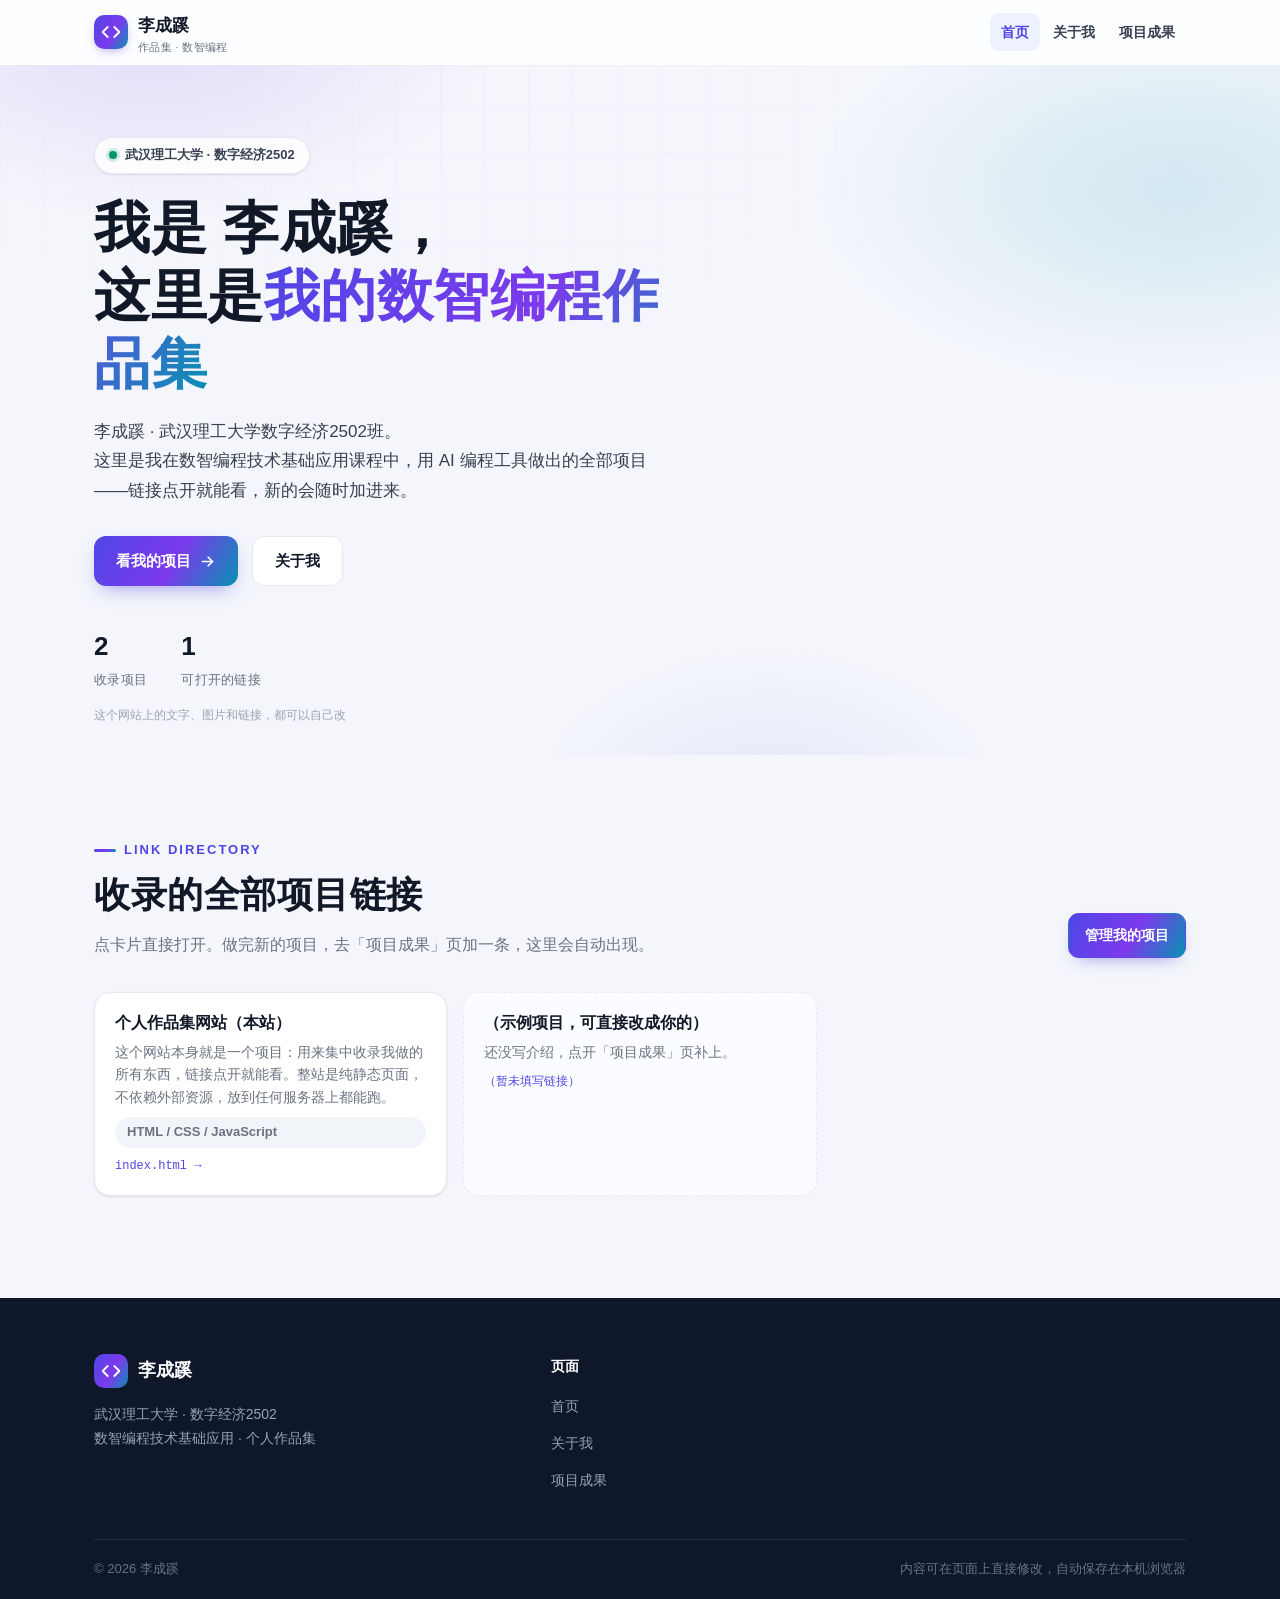
<file: index.html>
<!DOCTYPE html>
<html lang="zh-CN">
<head>
<meta charset="UTF-8">
<meta name="viewport" content="width=device-width, initial-scale=1">
<title>李成蹊 · 作品集</title>
<meta name="description" content="李成蹊的个人作品集：收录所有项目成果与链接。武汉理工大学 数字经济2502。">
<link rel="icon" href="favicon.svg" type="image/svg+xml">
<meta http-equiv="Cache-Control" content="no-cache, no-store, must-revalidate">
<meta http-equiv="Pragma" content="no-cache">
<meta http-equiv="Expires" content="0">
<link rel="stylesheet" href="style.css?v=4">
</head>
<body>

<header class="site-header">
  <div class="container nav-wrap">
    <a class="brand" href="index.html">
      <span class="brand-mark"><svg viewBox="0 0 24 24" fill="none" stroke="currentColor" stroke-width="2.2" stroke-linecap="round" stroke-linejoin="round"><path d="m8 6-6 6 6 6"/><path d="m16 6 6 6-6 6"/></svg></span>
      <span>李成蹊<small>作品集 · 数智编程</small></span>
    </a>
    <button class="nav-toggle" aria-label="打开菜单" aria-expanded="false" aria-controls="main-nav">
      <svg viewBox="0 0 24 24" fill="none" stroke="currentColor" stroke-width="2.2" stroke-linecap="round"><path d="M3 6h18M3 12h18M3 18h18"/></svg>
    </button>
    <nav class="main-nav" id="main-nav" aria-label="主导航">
      <a href="index.html" aria-current="page">首页</a>
      <a href="about.html">关于我</a>
      <a href="projects.html">项目成果</a>
    </nav>
  </div>
</header>

<main>

  <section class="hero">
    <div class="container">
      <div>
        <span class="hero-eyebrow"><span class="dot"></span>武汉理工大学 · 数字经济2502</span>
        <h1>我是 <span data-out="profile.name">李成蹊</span>，<br>这里是<span class="grad-text">我的数智编程作品集</span></h1>
        <p class="hero-sub" data-intro-out>李成蹊 · 武汉理工大学数字经济2502班。这里收录我在数智编程技术基础应用课程中，用 AI 编程工具做出的全部项目——链接点开就能看，新的会随时加进来。</p>
        <div class="hero-cta">
          <a class="btn btn-primary" href="projects.html">
            看我的项目
            <svg viewBox="0 0 24 24" fill="none" stroke="currentColor" stroke-width="2.4" stroke-linecap="round" stroke-linejoin="round"><path d="M5 12h14"/><path d="m13 6 6 6-6 6"/></svg>
          </a>
          <a class="btn btn-ghost" href="about.html">关于我</a>
        </div>
        <div class="hero-stats">
          <div><div class="num" data-count="projects">0</div><div class="lbl">收录项目</div></div>
          <div><div class="num" data-count="links">0</div><div class="lbl">可打开的链接</div></div>
        </div>
        <p class="hint" style="margin-top:14px">这个网站上的文字、图片和链接，都可以自己改</p>
      </div>
    </div>
  </section>

  <section class="sec">
    <div class="container">
      <div class="row">
        <div>
          <span class="kicker">Link Directory</span>
          <h2 class="sec-title">收录的全部项目链接</h2>
          <p class="sec-desc">点卡片直接打开。做完新的项目，去「项目成果」页加一条，这里会自动出现。</p>
        </div>
        <a class="tb-btn solid" href="projects.html">管理我的项目</a>
      </div>
      <div class="link-grid" data-links></div>
    </div>
  </section>

</main>

<footer class="site-footer">
  <div class="container">
    <div class="footer-grid">
      <div>
        <div class="footer-brand">
          <span class="brand-mark"><svg viewBox="0 0 24 24" fill="none" stroke="currentColor" stroke-width="2.2" stroke-linecap="round" stroke-linejoin="round"><path d="m8 6-6 6 6 6"/><path d="m16 6 6 6-6 6"/></svg></span>
          <span data-out="profile.name">李成蹊</span>
        </div>
        <p class="footer-about"><span data-out="profile.school">武汉理工大学</span> · <span data-out="profile.className">数字经济2502</span><br>数智编程技术基础应用 · 个人作品集</p>
      </div>
      <div class="footer-col">
        <h4>页面</h4>
        <ul>
          <li><a href="index.html">首页</a></li>
          <li><a href="about.html">关于我</a></li>
          <li><a href="projects.html">项目成果</a></li>
        </ul>
      </div>
    </div>
    <div class="footer-bottom">
      <span>© <span data-year></span> <span data-out="profile.name">李成蹊</span></span>
      <span>内容可在页面上直接修改，自动保存在本机浏览器</span>
    </div>
  </div>
</footer>

<script src="store.js?v=4" defer></script>
<script src="main.js?v=4" defer></script>
</body>
</html>
</file>
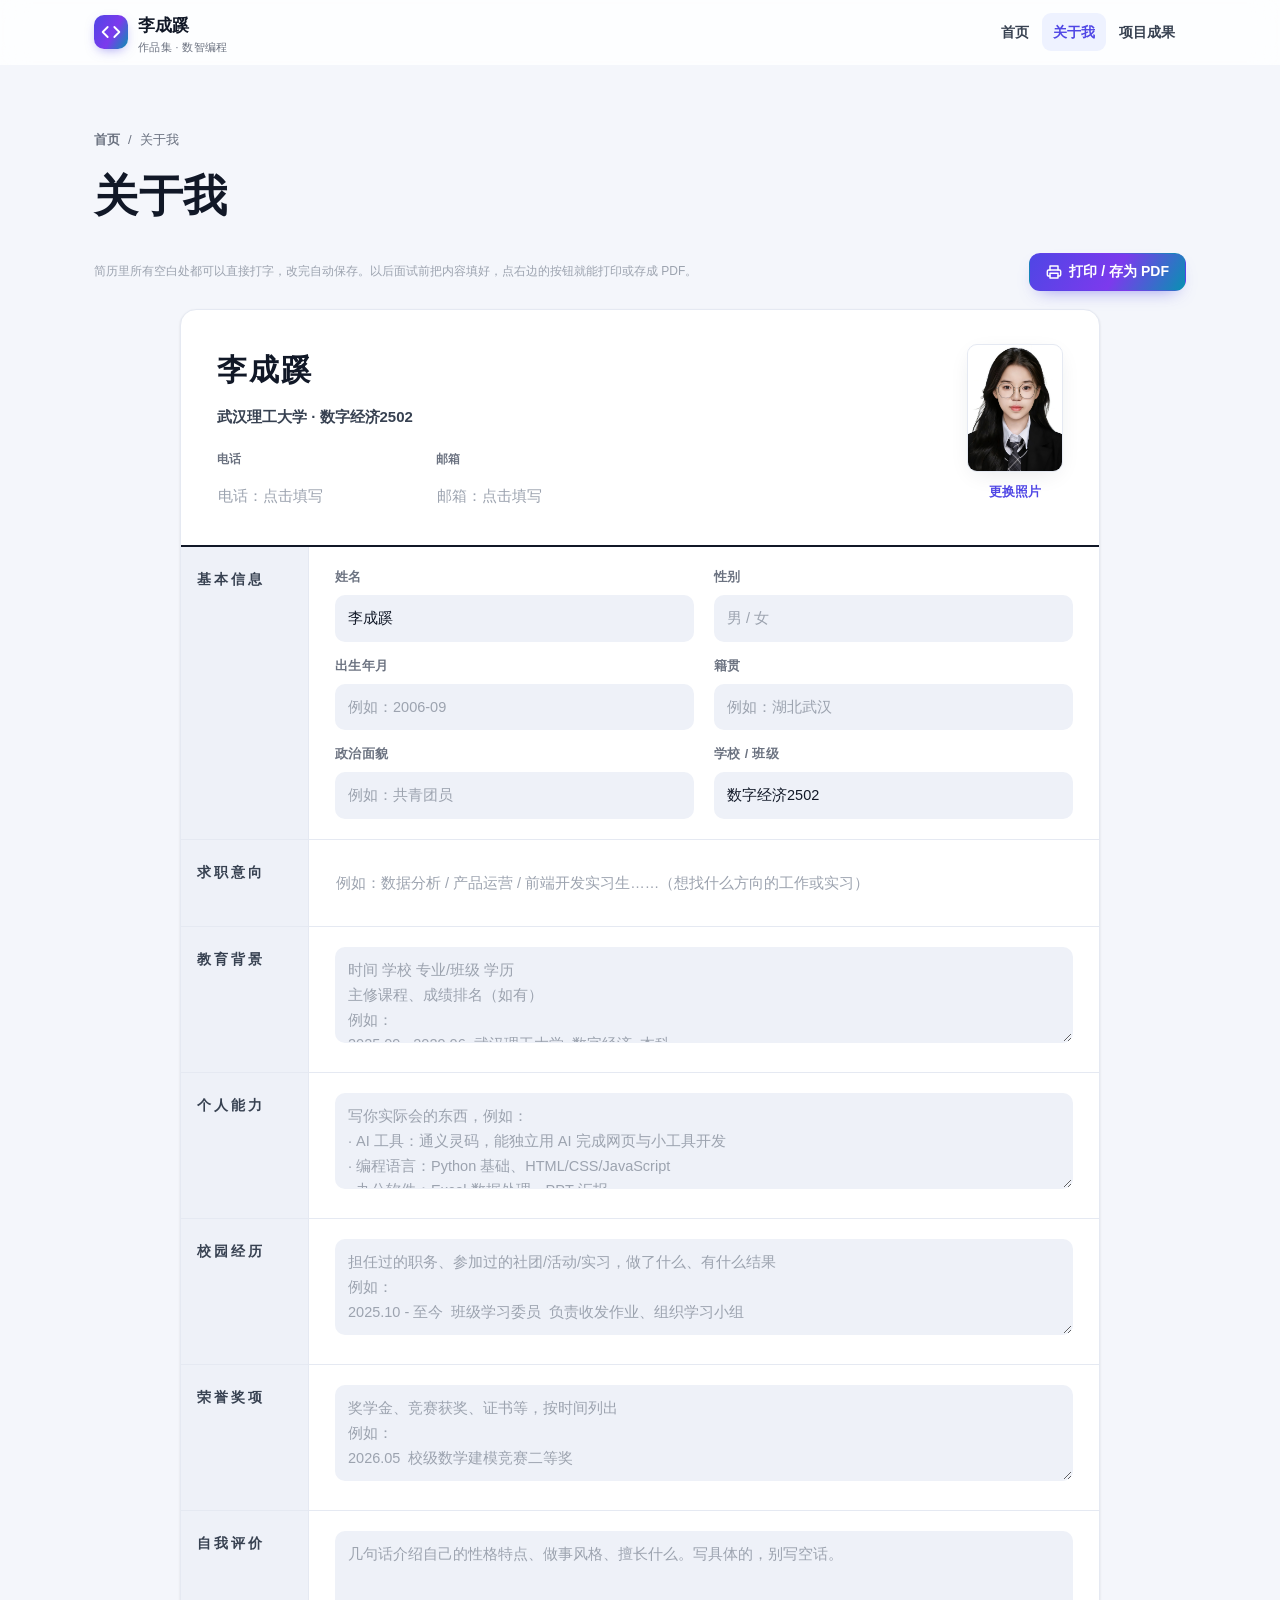
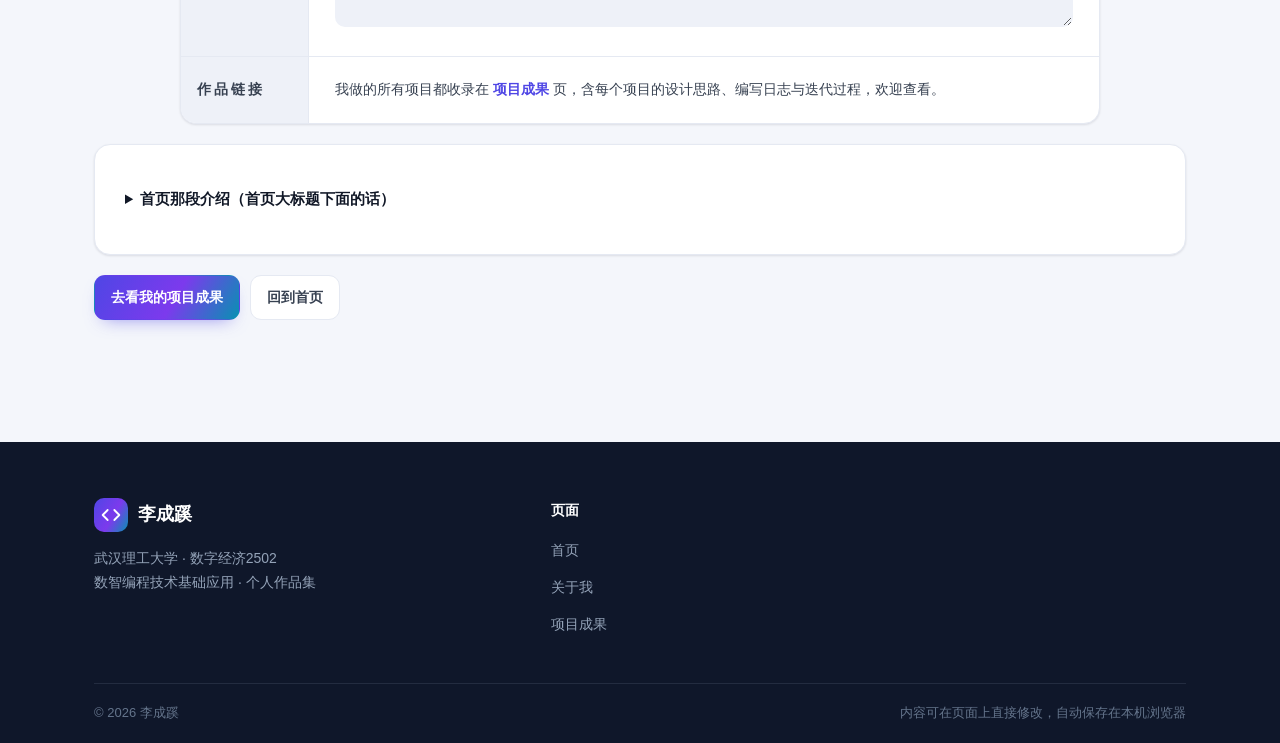
<file: about.html>
<!DOCTYPE html>
<html lang="zh-CN">
<head>
<meta charset="UTF-8">
<meta name="viewport" content="width=device-width, initial-scale=1">
<title>关于我 · 李成蹊</title>
<meta name="description" content="李成蹊的个人简历：武汉理工大学 数字经济2502。">
<link rel="icon" href="favicon.svg" type="image/svg+xml">
<meta http-equiv="Cache-Control" content="no-cache, no-store, must-revalidate">
<meta http-equiv="Pragma" content="no-cache">
<meta http-equiv="Expires" content="0">
<link rel="stylesheet" href="style.css?v=4">
</head>
<body>

<header class="site-header">
  <div class="container nav-wrap">
    <a class="brand" href="index.html">
      <span class="brand-mark"><svg viewBox="0 0 24 24" fill="none" stroke="currentColor" stroke-width="2.2" stroke-linecap="round" stroke-linejoin="round"><path d="m8 6-6 6 6 6"/><path d="m16 6 6 6-6 6"/></svg></span>
      <span>李成蹊<small>作品集 · 数智编程</small></span>
    </a>
    <button class="nav-toggle" aria-label="打开菜单" aria-expanded="false" aria-controls="main-nav">
      <svg viewBox="0 0 24 24" fill="none" stroke="currentColor" stroke-width="2.2" stroke-linecap="round"><path d="M3 6h18M3 12h18M3 18h18"/></svg>
    </button>
    <nav class="main-nav" id="main-nav" aria-label="主导航">
      <a href="index.html">首页</a>
      <a href="about.html" aria-current="page">关于我</a>
      <a href="projects.html">项目成果</a>
    </nav>
  </div>
</header>

<main>

  <section class="page-hero">
    <div class="container">
      <div class="crumb"><a href="index.html">首页</a> / <span>关于我</span></div>
      <h1 class="page-title">关于我</h1>
    </div>
  </section>

  <section style="padding-bottom:26px">
    <div class="container">
      <div class="toolbar no-print" style="justify-content:space-between;margin-bottom:18px">
        <span class="hint">简历里所有空白处都可以直接打字，改完自动保存。以后面试前把内容填好，点右边的按钮就能打印或存成 PDF。</span>
        <button type="button" class="tb-btn solid" data-act="print">
          <svg viewBox="0 0 24 24" fill="none" stroke="currentColor" stroke-width="2.2" stroke-linecap="round" stroke-linejoin="round"><path d="M6 9V3h12v6"/><path d="M6 18H4a2 2 0 0 1-2-2v-5a2 2 0 0 1 2-2h16a2 2 0 0 1 2 2v5a2 2 0 0 1-2 2h-2"/><path d="M6 14h12v7H6z"/></svg>
          打印 / 存为 PDF
        </button>
      </div>

      <div class="panel resume-doc">

        <!-- 简历头部：姓名信息 + 证件照 -->
        <div class="resume-head">
          <div class="rh-left">
            <h2 class="rh-name"><span data-out="profile.name">李成蹊</span></h2>
            <p class="rh-line"><span data-out="profile.school">武汉理工大学</span> · <span data-out="profile.className">数字经济2502</span></p>
            <div class="rh-contact">
              <div class="field"><label class="no-print">电话</label><input class="inp plain" data-bind="resume.phone" placeholder="电话：点击填写"></div>
              <div class="field"><label class="no-print">邮箱</label><input class="inp plain" data-bind="resume.email" placeholder="邮箱：点击填写"></div>
            </div>
          </div>
          <div class="rh-photo">
            <div class="photo-frame resume-photo"><img data-photo src="avatar.jpg" alt="李成蹊的证件照"></div>
            <button type="button" class="photo-change no-print" data-act="avatar">更换照片</button>
          </div>
        </div>

        <!-- 简历正文：左侧栏目名 + 右侧内容，表格形式 -->
        <div class="rtable">

          <div class="rsec">
            <div class="rsec-label">基本信息</div>
            <div class="rsec-body">
              <div class="rinfo-grid">
                <div class="field"><label>姓名</label><input class="inp" data-bind="profile.name" placeholder="姓名"></div>
                <div class="field"><label>性别</label><input class="inp" data-bind="resume.gender" placeholder="男 / 女"></div>
                <div class="field"><label>出生年月</label><input class="inp" data-bind="resume.birth" placeholder="例如：2006-09"></div>
                <div class="field"><label>籍贯</label><input class="inp" data-bind="resume.native" placeholder="例如：湖北武汉"></div>
                <div class="field"><label>政治面貌</label><input class="inp" data-bind="resume.polity" placeholder="例如：共青团员"></div>
                <div class="field"><label>学校 / 班级</label><input class="inp" data-bind="profile.className" placeholder="武汉理工大学 · 数字经济2502"></div>
              </div>
            </div>
          </div>

          <div class="rsec">
            <div class="rsec-label">求职意向</div>
            <div class="rsec-body">
              <input class="inp plain" data-bind="resume.intent" placeholder="例如：数据分析 / 产品运营 / 前端开发实习生……（想找什么方向的工作或实习）">
            </div>
          </div>

          <div class="rsec">
            <div class="rsec-label">教育背景</div>
            <div class="rsec-body">
              <textarea class="ta" data-bind="resume.edu" placeholder="时间 学校 专业/班级 学历&#10;主修课程、成绩排名（如有）&#10;例如：&#10;2025.09 - 2029.06  武汉理工大学  数字经济  本科&#10;主修：统计学、数据分析、程序设计、数字经济学……"></textarea>
            </div>
          </div>

          <div class="rsec">
            <div class="rsec-label">个人能力</div>
            <div class="rsec-body">
              <textarea class="ta" data-bind="resume.skills" placeholder="写你实际会的东西，例如：&#10;· AI 工具：通义灵码，能独立用 AI 完成网页与小工具开发&#10;· 编程语言：Python 基础、HTML/CSS/JavaScript&#10;· 办公软件：Excel 数据处理、PPT 汇报&#10;· 语言：英语四/六级"></textarea>
            </div>
          </div>

          <div class="rsec">
            <div class="rsec-label">校园经历</div>
            <div class="rsec-body">
              <textarea class="ta" data-bind="resume.campus" placeholder="担任过的职务、参加过的社团/活动/实习，做了什么、有什么结果&#10;例如：&#10;2025.10 - 至今  班级学习委员  负责收发作业、组织学习小组"></textarea>
            </div>
          </div>

          <div class="rsec">
            <div class="rsec-label">荣誉奖项</div>
            <div class="rsec-body">
              <textarea class="ta" data-bind="resume.awards" placeholder="奖学金、竞赛获奖、证书等，按时间列出&#10;例如：&#10;2026.05  校级数学建模竞赛二等奖"></textarea>
            </div>
          </div>

          <div class="rsec">
            <div class="rsec-label">自我评价</div>
            <div class="rsec-body">
              <textarea class="ta" data-bind="resume.selfEval" placeholder="几句话介绍自己的性格特点、做事风格、擅长什么。写具体的，别写空话。"></textarea>
            </div>
          </div>

          <div class="rsec">
            <div class="rsec-label">作品链接</div>
            <div class="rsec-body">
              <p class="rsec-note">我做的所有项目都收录在 <a href="projects.html">项目成果</a> 页，含每个项目的设计思路、编写日志与迭代过程，欢迎查看。</p>
            </div>
          </div>

        </div>
      </div>

      <details class="panel intro-edit no-print" style="margin-top:20px">
        <summary>首页那段介绍（首页大标题下面的话）</summary>
        <div style="padding:6px 4px 10px">
          <textarea class="ta" style="min-height:110px" data-bind="profile.intro" placeholder="写在首页大标题下面的话"></textarea>
          <p class="hint" style="margin-top:8px">在这里改，首页会同步更新，改完自动保存。</p>
        </div>
      </details>

      <div class="toolbar no-print" style="margin-top:20px">
        <a class="tb-btn solid" href="projects.html">去看我的项目成果</a>
        <a class="tb-btn" href="index.html">回到首页</a>
      </div>
    </div>
  </section>

</main>

<footer class="site-footer">
  <div class="container">
    <div class="footer-grid">
      <div>
        <div class="footer-brand">
          <span class="brand-mark"><svg viewBox="0 0 24 24" fill="none" stroke="currentColor" stroke-width="2.2" stroke-linecap="round" stroke-linejoin="round"><path d="m8 6-6 6 6 6"/><path d="m16 6 6 6-6 6"/></svg></span>
          <span data-out="profile.name">李成蹊</span>
        </div>
        <p class="footer-about"><span data-out="profile.school">武汉理工大学</span> · <span data-out="profile.className">数字经济2502</span><br>数智编程技术基础应用 · 个人作品集</p>
      </div>
      <div class="footer-col">
        <h4>页面</h4>
        <ul>
          <li><a href="index.html">首页</a></li>
          <li><a href="about.html">关于我</a></li>
          <li><a href="projects.html">项目成果</a></li>
        </ul>
      </div>
    </div>
    <div class="footer-bottom">
      <span>© <span data-year></span> <span data-out="profile.name">李成蹊</span></span>
      <span>内容可在页面上直接修改，自动保存在本机浏览器</span>
    </div>
  </div>
</footer>

<script src="store.js?v=4" defer></script>
<script src="main.js?v=4" defer></script>
</body>
</html>
</file>
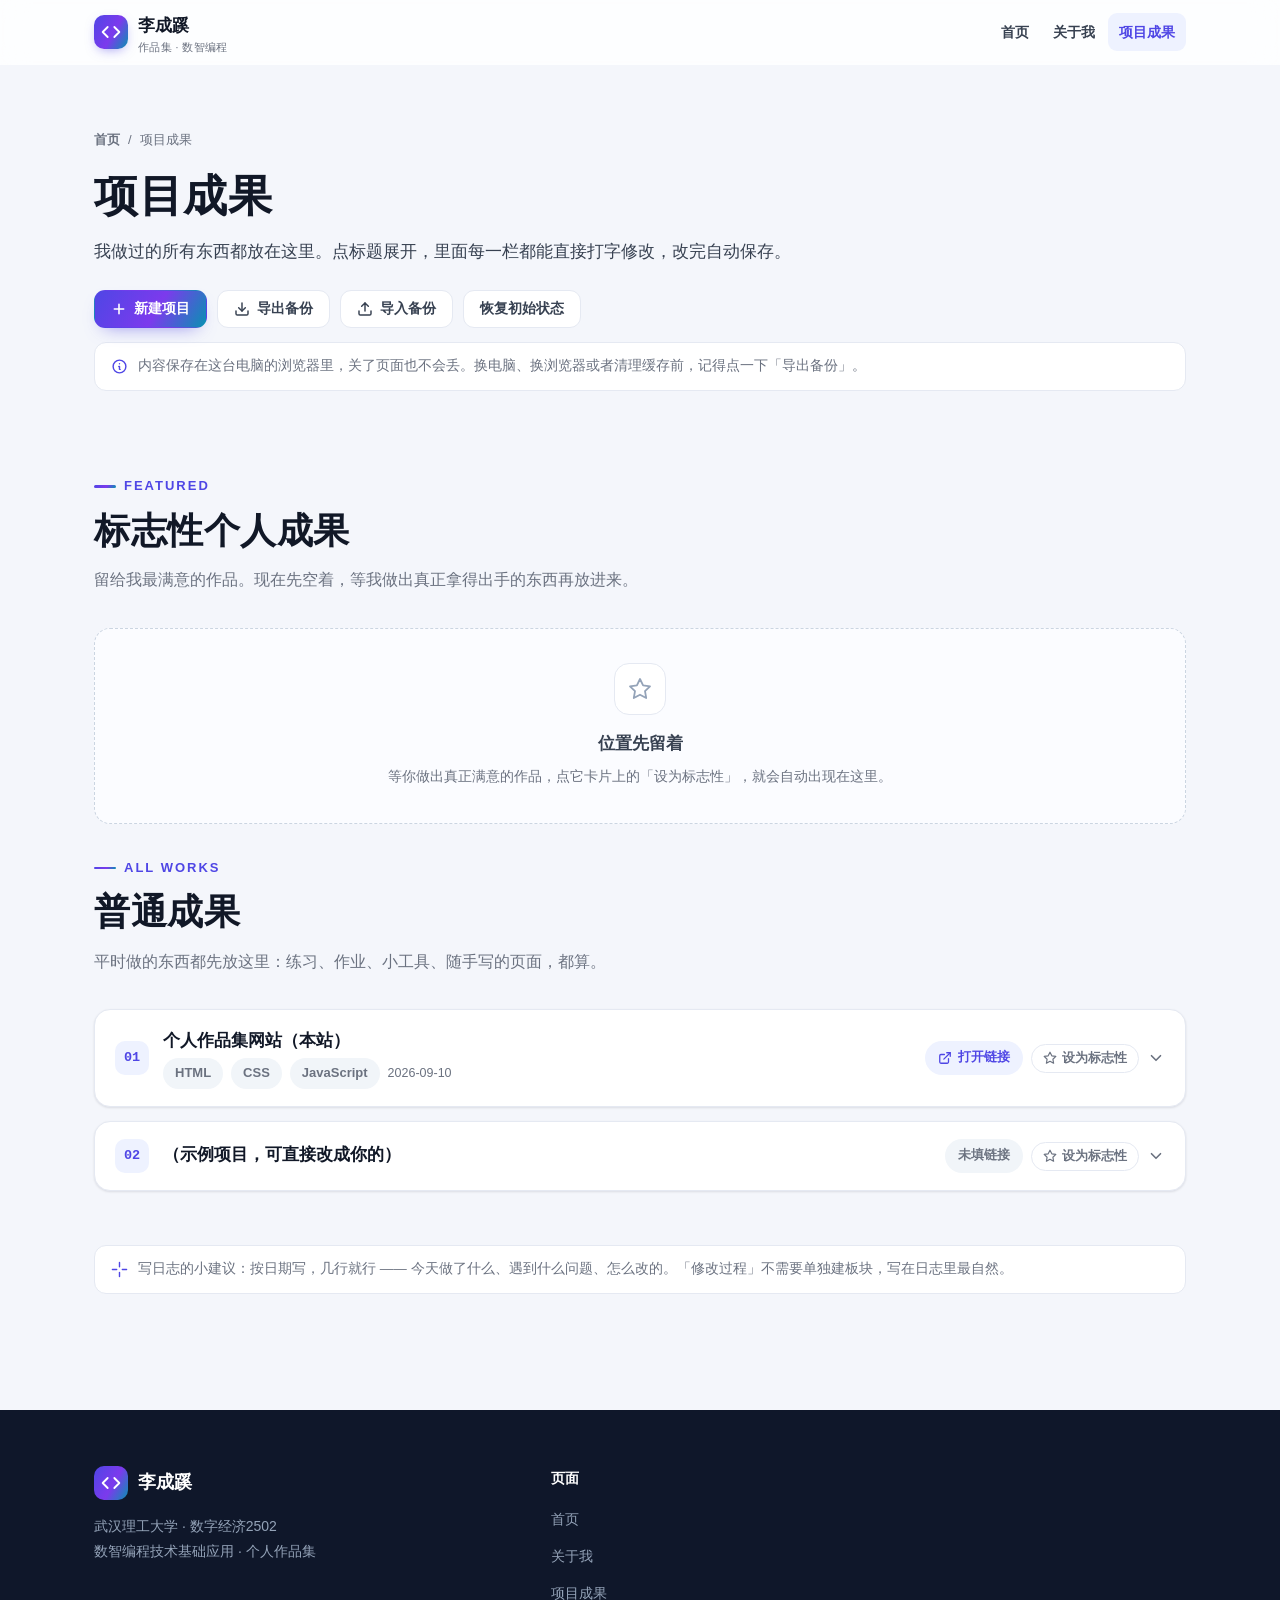
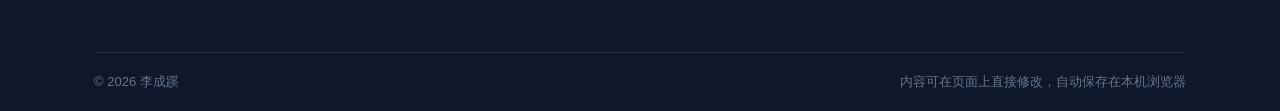
<file: projects.html>
<!DOCTYPE html>
<html lang="zh-CN">
<head>
<meta charset="UTF-8">
<meta name="viewport" content="width=device-width, initial-scale=1">
<title>项目成果 · 李成蹊</title>
<meta name="description" content="李成蹊的项目成果：每个项目含链接、名称、所用工具、设计灵感、日志编写、迭代记录与学习复盘。">
<link rel="icon" href="favicon.svg" type="image/svg+xml">
<meta http-equiv="Cache-Control" content="no-cache, no-store, must-revalidate">
<meta http-equiv="Pragma" content="no-cache">
<meta http-equiv="Expires" content="0">
<link rel="stylesheet" href="style.css?v=4">
</head>
<body>

<header class="site-header">
  <div class="container nav-wrap">
    <a class="brand" href="index.html">
      <span class="brand-mark"><svg viewBox="0 0 24 24" fill="none" stroke="currentColor" stroke-width="2.2" stroke-linecap="round" stroke-linejoin="round"><path d="m8 6-6 6 6 6"/><path d="m16 6 6 6-6 6"/></svg></span>
      <span>李成蹊<small>作品集 · 数智编程</small></span>
    </a>
    <button class="nav-toggle" aria-label="打开菜单" aria-expanded="false" aria-controls="main-nav">
      <svg viewBox="0 0 24 24" fill="none" stroke="currentColor" stroke-width="2.2" stroke-linecap="round"><path d="M3 6h18M3 12h18M3 18h18"/></svg>
    </button>
    <nav class="main-nav" id="main-nav" aria-label="主导航">
      <a href="index.html">首页</a>
      <a href="about.html">关于我</a>
      <a href="projects.html" aria-current="page">项目成果</a>
    </nav>
  </div>
</header>

<main>

  <section class="page-hero">
    <div class="container">
      <div class="crumb"><a href="index.html">首页</a> / <span>项目成果</span></div>
      <h1 class="page-title">项目成果</h1>
      <p class="page-lead">我做过的所有东西都放在这里。点标题展开，里面每一栏都能直接打字修改，改完自动保存。</p>

      <div class="toolbar" style="margin-top:24px">
        <button type="button" class="tb-btn solid" data-act="add">
          <svg viewBox="0 0 24 24" fill="none" stroke="currentColor" stroke-width="2.4" stroke-linecap="round" stroke-linejoin="round"><path d="M12 5v14M5 12h14"/></svg>
          新建项目
        </button>
        <button type="button" class="tb-btn" data-act="export">
          <svg viewBox="0 0 24 24" fill="none" stroke="currentColor" stroke-width="2.2" stroke-linecap="round" stroke-linejoin="round"><path d="M21 15v4a2 2 0 0 1-2 2H5a2 2 0 0 1-2-2v-4"/><path d="m7 10 5 5 5-5"/><path d="M12 15V3"/></svg>
          导出备份
        </button>
        <button type="button" class="tb-btn" data-act="import">
          <svg viewBox="0 0 24 24" fill="none" stroke="currentColor" stroke-width="2.2" stroke-linecap="round" stroke-linejoin="round"><path d="M21 15v4a2 2 0 0 1-2 2H5a2 2 0 0 1-2-2v-4"/><path d="m7 8 5-5 5 5"/><path d="M12 3v12"/></svg>
          导入备份
        </button>
        <button type="button" class="tb-btn danger" data-act="reset">恢复初始状态</button>
        <span class="save-flag"><span class="dot"></span>已保存</span>
      </div>
      <input type="file" accept=".json,application/json" data-import-input hidden>

      <div class="tip">
        <svg viewBox="0 0 24 24" fill="none" stroke="currentColor" stroke-width="2" stroke-linecap="round" stroke-linejoin="round"><circle cx="12" cy="12" r="9"/><path d="M12 8h.01M11 12h1v4h1"/></svg>
        <span>内容保存在这台电脑的浏览器里，关了页面也不会丢。换电脑、换浏览器或者清理缓存前，记得点一下「导出备份」。</span>
      </div>
    </div>
  </section>

  <section class="sec" style="padding-top:34px">
    <div class="container">
      <div class="row" style="align-items:flex-start">
        <div>
          <span class="kicker">Featured</span>
          <h2 class="sec-title">标志性个人成果</h2>
          <p class="sec-desc">留给我最满意的作品。现在先空着，等我做出真正拿得出手的东西再放进来。</p>
        </div>
      </div>
      <div data-projects="featured"></div>
    </div>
  </section>

  <section class="sec" style="padding-top:20px">
    <div class="container">
      <div class="row" style="align-items:flex-start">
        <div>
          <span class="kicker">All Works</span>
          <h2 class="sec-title">普通成果</h2>
          <p class="sec-desc">平时做的东西都先放这里：练习、作业、小工具、随手写的页面，都算。</p>
        </div>
      </div>
      <div data-projects="normal"></div>
    </div>
  </section>

  <section class="sec" style="padding-top:20px">
    <div class="container">
      <div class="tip">
        <svg viewBox="0 0 24 24" fill="none" stroke="currentColor" stroke-width="2" stroke-linecap="round" stroke-linejoin="round"><path d="M12 2v6M12 16v6M2 12h6M16 12h6"/></svg>
        <span>写日志的小建议：按日期写，几行就行 —— 今天做了什么、遇到什么问题、怎么改的。「修改过程」不需要单独建板块，写在日志里最自然。</span>
      </div>
    </div>
  </section>

</main>

<footer class="site-footer">
  <div class="container">
    <div class="footer-grid">
      <div>
        <div class="footer-brand">
          <span class="brand-mark"><svg viewBox="0 0 24 24" fill="none" stroke="currentColor" stroke-width="2.2" stroke-linecap="round" stroke-linejoin="round"><path d="m8 6-6 6 6 6"/><path d="m16 6 6 6-6 6"/></svg></span>
          <span data-out="profile.name">李成蹊</span>
        </div>
        <p class="footer-about"><span data-out="profile.school">武汉理工大学</span> · <span data-out="profile.className">数字经济2502</span><br>数智编程技术基础应用 · 个人作品集</p>
      </div>
      <div class="footer-col">
        <h4>页面</h4>
        <ul>
          <li><a href="index.html">首页</a></li>
          <li><a href="about.html">关于我</a></li>
          <li><a href="projects.html">项目成果</a></li>
        </ul>
      </div>
    </div>
    <div class="footer-bottom">
      <span>© <span data-year></span> <span data-out="profile.name">李成蹊</span></span>
      <span>内容可在页面上直接修改，自动保存在本机浏览器</span>
    </div>
  </div>
</footer>

<script src="store.js?v=4" defer></script>
<script src="main.js?v=4" defer></script>
</body>
</html>
</file>
<file: style.css>
/* ============================================================
   数智编程 · 个人作品集
   设计系统：浅色 / 现代科技感 / 靛蓝→青 渐变
   所有页面共享，无外部依赖，可离线长期运行
   ============================================================ */

/* ---------- 设计令牌 ---------- */
:root{
  --bg:#f4f6fb;
  --bg-soft:#eef1f8;
  --card:#ffffff;
  --ink:#111827;
  --ink-2:#374151;
  --ink-3:#6b7280;
  --line:#e5e9f2;
  --brand:#4f46e5;          /* 靛蓝 */
  --brand-2:#0891b2;        /* 青 */
  --brand-soft:#eef2ff;
  --cyan-soft:#ecfeff;
  --amber:#d97706;
  --amber-soft:#fffbeb;
  --green:#059669;
  --green-soft:#ecfdf5;
  --red:#dc2626;
  --red-soft:#fef2f2;
  --grad:linear-gradient(120deg,#4f46e5 0%,#7c3aed 55%,#0891b2 100%);
  --grad-soft:linear-gradient(120deg,#eef2ff,#ecfeff);
  --radius:16px;
  --radius-sm:10px;
  --shadow-sm:0 1px 2px rgba(16,24,40,.05),0 1px 3px rgba(16,24,40,.06);
  --shadow:0 6px 24px -8px rgba(30,41,59,.14);
  --shadow-lg:0 18px 44px -18px rgba(30,41,59,.22);
  --font:"PingFang SC","Microsoft YaHei","Hiragino Sans GB","Source Han Sans SC",-apple-system,"Segoe UI",Roboto,sans-serif;
  --mono:"JetBrains Mono","Cascadia Code",Consolas,"Courier New",monospace;
  --container:1140px;
  --header-h:64px;
}

*{margin:0;padding:0;box-sizing:border-box}
html{scroll-behavior:smooth}
body{
  font-family:var(--font);
  color:var(--ink);
  background:var(--bg);
  line-height:1.75;
  font-size:16px;
  -webkit-font-smoothing:antialiased;
}
img,svg{display:block;max-width:100%}
a{color:inherit;text-decoration:none}
ul,ol{list-style:none}
button{font-family:inherit;cursor:pointer;border:none;background:none;color:inherit}
::selection{background:#c7d2fe;color:#1e1b4b}

.container{max-width:var(--container);margin:0 auto;padding:0 24px}
.grad-text{background:var(--grad);-webkit-background-clip:text;background-clip:text;color:transparent}
.sr-only{position:absolute;width:1px;height:1px;overflow:hidden;clip:rect(0 0 0 0);white-space:nowrap}

/* ---------- 滚动条 ---------- */
::-webkit-scrollbar{width:10px;height:10px}
::-webkit-scrollbar-thumb{background:#cbd5e1;border-radius:8px;border:2px solid var(--bg)}
::-webkit-scrollbar-track{background:transparent}

/* ---------- 顶部导航 ---------- */
.site-header{
  position:sticky;top:0;z-index:60;
  background:rgba(255,255,255,.82);
  backdrop-filter:blur(14px);-webkit-backdrop-filter:blur(14px);
  border-bottom:1px solid transparent;
  transition:border-color .3s,box-shadow .3s;
}
.site-header.is-scrolled{border-bottom-color:var(--line);box-shadow:0 4px 18px -12px rgba(30,41,59,.18)}
.nav-wrap{display:flex;align-items:center;justify-content:space-between;height:var(--header-h)}
.brand{display:flex;align-items:center;gap:10px;font-weight:800;font-size:17px;letter-spacing:.2px}
.brand-mark{
  width:34px;height:34px;border-radius:10px;background:var(--grad);
  display:grid;place-items:center;color:#fff;flex:none;
  box-shadow:0 4px 12px -4px rgba(79,70,229,.55);
}
.brand-mark svg{width:20px;height:20px}
.brand small{display:block;font-size:10.5px;font-weight:500;color:var(--ink-3);letter-spacing:.4px;line-height:1.2}
.main-nav{display:flex;align-items:center;gap:2px}
.main-nav a{
  padding:7px 11px;border-radius:9px;font-size:14px;font-weight:600;color:var(--ink-2);
  transition:color .2s,background .2s;
}
.main-nav a:hover{color:var(--brand);background:var(--brand-soft)}
.main-nav a[aria-current="page"]{color:var(--brand);background:var(--brand-soft)}
.nav-toggle{display:none;width:40px;height:40px;border-radius:10px;place-items:center;border:1px solid var(--line);background:#fff}
.nav-toggle svg{width:20px;height:20px}

/* ---------- 页脚 ---------- */
.site-footer{margin-top:96px;background:#0f172a;color:#cbd5e1}
.footer-grid{display:grid;grid-template-columns:1.4fr 1fr 1fr;gap:40px;padding:56px 0 36px}
.footer-brand{font-weight:800;font-size:18px;color:#fff;display:flex;align-items:center;gap:10px}
.footer-brand .brand-mark{box-shadow:none}
.footer-about{font-size:14px;color:#94a3b8;margin-top:14px;max-width:420px}
.footer-col h4{color:#fff;font-size:14px;margin-bottom:14px;letter-spacing:.5px}
.footer-col li{margin-bottom:9px}
.footer-col a{font-size:14px;color:#94a3b8;transition:color .2s}
.footer-col a:hover{color:#fff}
.footer-bottom{border-top:1px solid rgba(148,163,184,.15);padding:18px 0;font-size:13px;color:#64748b;display:flex;justify-content:space-between;gap:12px;flex-wrap:wrap}

/* ---------- 通用组件：按钮 / 徽标 / 章节头 ---------- */
.btn{
  display:inline-flex;align-items:center;gap:8px;justify-content:center;
  padding:11px 22px;border-radius:12px;font-weight:700;font-size:15px;
  transition:transform .2s,box-shadow .2s,background .2s,color .2s;
}
.btn svg{width:17px;height:17px}
.btn-primary{background:var(--grad);color:#fff;box-shadow:0 8px 20px -8px rgba(79,70,229,.6)}
.btn-primary:hover{transform:translateY(-2px);box-shadow:0 12px 26px -8px rgba(79,70,229,.65)}
.btn-ghost{background:#fff;color:var(--ink);border:1px solid var(--line)}
.btn-ghost:hover{border-color:var(--brand);color:var(--brand);transform:translateY(-2px)}
.btn-white{background:#fff;color:var(--ink);box-shadow:var(--shadow)}
.btn-white:hover{transform:translateY(-2px)}
.btn-sm{padding:7px 14px;font-size:13px;border-radius:9px}

.chip{
  display:inline-flex;align-items:center;gap:6px;
  padding:4px 12px;border-radius:999px;font-size:13px;font-weight:600;
  background:var(--brand-soft);color:var(--brand);white-space:nowrap;
}
.chip.cyan{background:var(--cyan-soft);color:#0e7490}
.chip.green{background:var(--green-soft);color:var(--green)}
.chip.amber{background:var(--amber-soft);color:var(--amber)}
.chip.red{background:var(--red-soft);color:var(--red)}
.chip.gray{background:#f1f5f9;color:var(--ink-3)}

.kicker{
  display:inline-flex;align-items:center;gap:8px;
  font-size:13px;font-weight:800;letter-spacing:2px;color:var(--brand);text-transform:uppercase;
}
.kicker::before{content:"";width:22px;height:2.5px;border-radius:2px;background:var(--grad)}
.sec{padding:78px 0 6px}
.sec-head{margin-bottom:40px}
.sec-title{font-size:clamp(26px,3.4vw,36px);font-weight:900;letter-spacing:.5px;margin-top:10px;line-height:1.3}
.sec-desc{color:var(--ink-3);margin-top:12px;max-width:720px;font-size:15.5px}
.row{display:flex;align-items:flex-end;justify-content:space-between;gap:16px;flex-wrap:wrap;margin-bottom:34px}

.page-hero{padding:64px 0 30px}
.page-hero .crumb{display:flex;gap:8px;align-items:center;font-size:13px;color:var(--ink-3);margin-bottom:16px}
.page-hero .crumb a{color:var(--ink-3);font-weight:600}
.page-hero .crumb a:hover{color:var(--brand)}
.page-title{font-size:clamp(30px,4.4vw,44px);font-weight:900;line-height:1.25;letter-spacing:.5px}
.page-lead{color:var(--ink-2);margin-top:14px;max-width:760px;font-size:16.5px}

/* ---------- 卡片 ---------- */
.card{background:var(--card);border:1px solid var(--line);border-radius:var(--radius);box-shadow:var(--shadow-sm);transition:transform .25s,box-shadow .25s}
.card.hoverable:hover{transform:translateY(-4px);box-shadow:var(--shadow-lg)}

/* ---------- 首页 Hero ---------- */
.hero{position:relative;overflow:hidden;padding:72px 0 30px}
.hero::before{
  content:"";position:absolute;inset:0;pointer-events:none;z-index:0;
  background:
    radial-gradient(560px 320px at 12% -6%,rgba(124,58,237,.14),transparent 62%),
    radial-gradient(620px 340px at 92% 18%,rgba(8,145,178,.14),transparent 60%),
    radial-gradient(420px 300px at 60% 110%,rgba(79,70,229,.10),transparent 60%);
}
.hero::after{
  content:"";position:absolute;inset:0;z-index:0;pointer-events:none;opacity:.5;
  background-image:linear-gradient(var(--line) 1px,transparent 1px),linear-gradient(90deg,var(--line) 1px,transparent 1px);
  background-size:44px 44px;
  -webkit-mask-image:radial-gradient(900px 480px at 30% 0%,#000 0%,transparent 72%);
  mask-image:radial-gradient(900px 480px at 30% 0%,#000 0%,transparent 72%);
}
.hero .container{position:relative;z-index:1;display:grid;grid-template-columns:1.15fr .85fr;gap:48px;align-items:center}
.hero-eyebrow{
  display:inline-flex;align-items:center;gap:8px;padding:6px 14px;border-radius:999px;
  background:rgba(255,255,255,.85);border:1px solid var(--line);font-size:13px;font-weight:700;color:var(--ink-2);
  box-shadow:var(--shadow-sm);margin-bottom:20px;
}
.hero-eyebrow .dot{width:8px;height:8px;border-radius:50%;background:var(--green);box-shadow:0 0 0 3px rgba(5,150,105,.18)}
.hero h1{font-size:clamp(34px,5.2vw,56px);font-weight:900;line-height:1.22;letter-spacing:.5px}
.hero-sub{margin:18px 0 30px;color:var(--ink-2);font-size:17px;max-width:560px}
.hero-cta{display:flex;gap:14px;flex-wrap:wrap}
.hero-stats{display:flex;gap:34px;margin-top:38px;flex-wrap:wrap}
.hero-stats .num{font-size:26px;font-weight:900;color:var(--ink)}
.hero-stats .lbl{font-size:12.5px;color:var(--ink-3);letter-spacing:.3px}

.hero-card{
  background:rgba(255,255,255,.9);border:1px solid var(--line);border-radius:22px;
  box-shadow:var(--shadow-lg);padding:26px;position:relative;backdrop-filter:blur(8px);
}
.avatar-ring{
  width:96px;height:96px;border-radius:50%;padding:4px;background:var(--grad);
  display:grid;place-items:center;margin:0 auto 14px;
}
.avatar-ring .avatar-inner{
  width:100%;height:100%;border-radius:50%;background:#eef2ff;color:var(--brand);
  display:grid;place-items:center;font-weight:900;font-size:30px;
}
.hero-card h3{text-align:center;font-size:21px;font-weight:900}
.hero-card .role{text-align:center;color:var(--ink-3);font-size:13.5px;margin:4px 0 16px}
.tool-cloud{display:flex;flex-wrap:wrap;gap:8px;justify-content:center}
.float-tip{position:absolute;background:#fff;border:1px solid var(--line);border-radius:12px;box-shadow:var(--shadow);padding:9px 13px;font-size:12.5px;font-weight:700;display:flex;align-items:center;gap:7px;color:var(--ink-2);animation:floaty 5s ease-in-out infinite}
.float-tip.t1{top:-16px;right:18px}
.float-tip.t2{bottom:-16px;left:18px;animation-delay:1.6s}
@keyframes floaty{0%,100%{transform:translateY(0)}50%{transform:translateY(-7px)}}

/* ---------- 首页：学习画像 / 能力条 ---------- */
.panel{background:var(--card);border:1px solid var(--line);border-radius:var(--radius);padding:26px;box-shadow:var(--shadow-sm)}
.skill-row{display:flex;align-items:center;gap:14px;padding:13px 0;border-bottom:1px dashed var(--line)}
.skill-row:last-child{border-bottom:none}
.skill-row .ic{
  width:40px;height:40px;flex:none;border-radius:11px;display:grid;place-items:center;
  background:var(--brand-soft);color:var(--brand);
}
.skill-row .ic svg{width:20px;height:20px}
.skill-row .sk-name{font-weight:800;font-size:15px}
.skill-row .sk-desc{font-size:13px;color:var(--ink-3);line-height:1.5}
.bar{flex:1;min-width:120px;height:8px;border-radius:99px;background:#eef1f8;overflow:hidden}
.bar i{display:block;height:100%;border-radius:99px;background:var(--grad)}

/* ---------- 作品集导览（首页） ---------- */
.tour-grid{display:grid;grid-template-columns:repeat(3,1fr);gap:18px}
.tour-card{
  background:var(--card);border:1px solid var(--line);border-radius:var(--radius);
  padding:24px;position:relative;overflow:hidden;transition:transform .25s,box-shadow .25s;
}
.tour-card:hover{transform:translateY(-5px);box-shadow:var(--shadow-lg)}
.tour-card .t-ic{
  width:46px;height:46px;border-radius:13px;display:grid;place-items:center;color:#fff;
  background:var(--grad);margin-bottom:16px;box-shadow:0 8px 16px -8px rgba(79,70,229,.6);
}
.tour-card .t-ic svg{width:22px;height:22px}
.tour-card h3{font-size:18px;font-weight:900}
.tour-card p{font-size:13.5px;color:var(--ink-3);margin:8px 0 14px;line-height:1.65}
.tour-card .go{font-size:13.5px;font-weight:800;color:var(--brand);display:inline-flex;align-items:center;gap:5px}
.tour-card .go svg{width:15px;height:15px;transition:transform .2s}
.tour-card:hover .go svg{transform:translateX(4px)}
.tour-card .tag-num{position:absolute;top:18px;right:20px;font-weight:900;font-size:30px;color:#f1f5f9;line-height:1}
.tour-wide{
  grid-column:1/-1;display:flex;align-items:center;justify-content:space-between;gap:20px;
  background:var(--grad-soft);border:1px solid #dfe6fb;
}
.tour-wide h3{display:flex;align-items:center;gap:12px}

/* ---------- 页首横幅（内页） ---------- */
.subhero{background:var(--grad-soft);border-bottom:1px solid var(--line);padding:44px 0}

/* ---------- 通用栅格：网格 / 列表 ---------- */
.grid2{display:grid;grid-template-columns:repeat(2,1fr);gap:20px}
.grid3{display:grid;grid-template-columns:repeat(3,1fr);gap:20px}

/* ---------- 关于页 ---------- */
.about-layout{display:grid;grid-template-columns:340px 1fr;gap:24px;align-items:start}
.info-list{margin-top:18px;border-top:1px dashed var(--line)}
.info-list li{display:flex;justify-content:space-between;gap:14px;padding:11px 0;border-bottom:1px dashed var(--line);font-size:14.5px}
.info-list li span{color:var(--ink-3);flex:none}
.info-list li b{font-weight:700;text-align:right}

/* ---------- 时间线 ---------- */
.timeline{position:relative;padding-left:30px}
.timeline::before{content:"";position:absolute;left:8px;top:6px;bottom:6px;width:2px;background:linear-gradient(var(--brand),var(--brand-2),transparent)}
.tl-item{position:relative;margin-bottom:26px}
.tl-item::before{
  content:"";position:absolute;left:-30px;top:7px;width:18px;height:18px;border-radius:50%;
  background:#fff;border:4px solid var(--brand);box-shadow:0 0 0 4px var(--brand-soft);
}
.tl-item.cyan::before{border-color:var(--brand-2);box-shadow:0 0 0 4px var(--cyan-soft)}
.tl-date{font-size:13px;font-weight:800;color:var(--brand);font-family:var(--mono);letter-spacing:.3px}
.tl-item.cyan .tl-date{color:#0e7490}
.tl-title{font-weight:800;font-size:16.5px;margin:2px 0 4px}
.tl-body{color:var(--ink-2);font-size:14.5px}

/* ---------- 卡片网格（作业/项目） ---------- */
.work-card{display:flex;flex-direction:column;padding:24px}
.work-card .w-top{display:flex;justify-content:space-between;align-items:flex-start;gap:12px;margin-bottom:12px}
.work-card h3{font-size:18px;font-weight:900;line-height:1.4}
.work-card .task{font-size:14px;color:var(--ink-3);margin-bottom:12px;line-height:1.7}
.work-card .w-how{font-size:14px;color:var(--ink-2);background:var(--bg-soft);border-radius:var(--radius-sm);padding:12px 14px;margin-bottom:14px}
.work-card .w-how b{font-size:12.5px;color:var(--brand);letter-spacing:1px}
.work-card .w-foot{margin-top:auto;display:flex;justify-content:space-between;align-items:center;gap:10px;flex-wrap:wrap}

/* ---------- 代码块 / Prompt ---------- */
.prompt-card{background:#0f172a;border-radius:var(--radius);overflow:hidden;box-shadow:var(--shadow);margin:6px 0}
.prompt-card .p-bar{
  display:flex;align-items:center;gap:8px;padding:9px 16px;background:rgba(255,255,255,.05);
  border-bottom:1px solid rgba(255,255,255,.08);font-size:12px;color:#94a3b8;font-weight:700;
}
.prompt-card .p-bar .dots{display:flex;gap:6px}
.prompt-card .p-bar .dots i{width:10px;height:10px;border-radius:50%;background:#334155}
.prompt-card .p-bar .dots i:nth-child(1){background:#f87171}
.prompt-card .p-bar .dots i:nth-child(2){background:#fbbf24}
.prompt-card .p-bar .dots i:nth-child(3){background:#34d399}
.prompt-card pre{padding:16px 18px;overflow-x:auto;font-size:13px;line-height:1.8;color:#e2e8f0;font-family:var(--mono)}
.prompt-card pre .cmt{color:#64748b}
.prompt-card pre .hl{color:#a5b4fc}
.prompt-result{padding:16px 18px;font-size:14.5px;color:var(--ink-2);border-left:3px solid var(--green);background:var(--green-soft);border-radius:0 var(--radius-sm) var(--radius-sm) 0;margin:6px 0}

/* ---------- 标签页（过程证据） ---------- */
.tabs{display:flex;gap:6px;flex-wrap:wrap;background:var(--bg-soft);border:1px solid var(--line);padding:6px;border-radius:14px;width:fit-content;margin-bottom:30px}
.tab-btn{padding:9px 18px;border-radius:10px;font-size:14.5px;font-weight:700;color:var(--ink-3);transition:all .2s}
.tab-btn:hover{color:var(--brand)}
.tab-btn[aria-selected="true"]{background:#fff;color:var(--brand);box-shadow:var(--shadow-sm)}
.tab-panel{display:none;animation:fadeUp .35s ease}
.tab-panel.active{display:block}
@keyframes fadeUp{from{opacity:0;transform:translateY(10px)}to{opacity:1;transform:none}}

/* ---------- 手风琴 ---------- */
.acc{border:1px solid var(--line);border-radius:var(--radius);background:#fff;margin-bottom:12px;overflow:hidden;box-shadow:var(--shadow-sm)}
.acc summary{
  list-style:none;display:flex;align-items:center;gap:12px;padding:16px 20px;cursor:pointer;font-weight:800;font-size:15.5px;
}
.acc summary::-webkit-details-marker{display:none}
.acc summary .arrow{margin-left:auto;flex:none;transition:transform .25s;color:var(--ink-3)}
.acc summary .arrow svg{width:18px;height:18px}
.acc[open] summary .arrow{transform:rotate(180deg)}
.acc-body{padding:2px 20px 20px;color:var(--ink-2);font-size:14.5px;border-top:1px dashed var(--line)}
.acc-body .acc-head{margin:14px 0 6px;font-size:13px;font-weight:800;color:var(--brand);letter-spacing:1px}

/* ---------- 版本卡片（迭代记录） ---------- */
.ver-card{display:flex;gap:20px;margin-bottom:20px}
.ver-badge{
  flex:none;width:92px;height:64px;border-radius:14px;background:var(--grad);color:#fff;
  display:flex;flex-direction:column;align-items:center;justify-content:center;
  font-weight:900;font-size:13.5px;line-height:1.2;box-shadow:0 8px 18px -8px rgba(79,70,229,.55);font-family:var(--mono);
}
.ver-badge small{font-size:10px;font-weight:600;opacity:.85}
.ver-badge.solid{background:#0f172a;box-shadow:0 8px 18px -8px rgba(15,23,42,.5)}
.ver-badge.cyan-g{background:linear-gradient(120deg,#0891b2,#0e7490)}
.ver-card .v-body{flex:1;background:#fff;border:1px solid var(--line);border-radius:var(--radius);padding:18px 22px;box-shadow:var(--shadow-sm)}
.ver-card .v-title{display:flex;align-items:center;gap:10px;flex-wrap:wrap;font-weight:900;font-size:17px}
.ver-card .v-date{font-family:var(--mono);font-size:12.5px;color:var(--ink-3)}
.ver-card ul{margin-top:10px}
.ver-card ul li{position:relative;padding-left:20px;font-size:14px;color:var(--ink-2);margin-bottom:6px}
.ver-card ul li::before{content:"";position:absolute;left:4px;top:10px;width:6px;height:6px;border-radius:2px;background:var(--brand)}
.ai-note{margin-top:10px;font-size:12.5px;color:#0e7490;background:var(--cyan-soft);border-radius:8px;padding:8px 12px;display:inline-block}

/* ---------- 专题页（标志性成果） ---------- */
.spotlight-hero{position:relative;overflow:hidden;color:#fff;background:#0f172a;padding:84px 0 70px}
.spotlight-hero::before{content:"";position:absolute;inset:0;background:
  radial-gradient(700px 380px at 85% -20%,rgba(124,58,237,.55),transparent 60%),
  radial-gradient(620px 360px at 8% 110%,rgba(8,145,178,.5),transparent 60%),
  radial-gradient(500px 300px at 55% 20%,rgba(79,70,229,.4),transparent 60%);}
.spotlight-hero .container{position:relative;z-index:1}
.stat-strip{display:grid;grid-template-columns:repeat(4,1fr);gap:16px;margin-top:46px}
.stat-strip .st{background:rgba(255,255,255,.07);border:1px solid rgba(255,255,255,.14);border-radius:16px;padding:18px;text-align:center;backdrop-filter:blur(6px)}
.stat-strip .st b{display:block;font-size:28px;font-weight:900;font-family:var(--mono)}
.stat-strip .st span{font-size:12.5px;color:#cbd5e1}
.spot-body .lbl{
  display:inline-flex;align-items:center;gap:8px;font-size:13px;font-weight:800;letter-spacing:1.5px;
  color:var(--brand);text-transform:uppercase;
}
.check-list li{display:flex;gap:10px;padding:9px 0;font-size:14.5px;color:var(--ink-2);border-bottom:1px dashed var(--line);align-items:flex-start}
.check-list li::before{content:"";flex:none;width:20px;height:20px;margin-top:3px;border-radius:6px;background:var(--green) url("data:image/svg+xml,%3Csvg xmlns='http://www.w3.org/2000/svg' viewBox='0 0 24 24' fill='none' stroke='%23fff' stroke-width='3.4' stroke-linecap='round' stroke-linejoin='round'%3E%3Cpath d='M20 6 9 17l-5-5'/%3E%3C/svg%3E") center/12px no-repeat}
.flow-steps{display:grid;grid-template-columns:repeat(5,1fr);gap:12px;counter-reset:flow}
.flow-step{position:relative;background:#fff;border:1px solid var(--line);border-radius:14px;padding:18px 14px;text-align:center;box-shadow:var(--shadow-sm)}
.flow-step::before{
  counter-increment:flow;content:counter(flow,decimal-leading-zero);
  display:inline-grid;place-items:center;width:30px;height:30px;border-radius:9px;
  background:var(--grad);color:#fff;font-weight:900;font-size:13px;font-family:var(--mono);margin-bottom:10px;
}
.flow-step b{display:block;font-size:14.5px}
.flow-step span{font-size:12.5px;color:var(--ink-3)}

/* ---------- 复盘页 ---------- */
.radar-wrap{display:grid;grid-template-columns:1.1fr .9fr;gap:20px;align-items:center}
.quote-block{border-left:4px solid var(--brand);background:var(--brand-soft);border-radius:0 var(--radius) var(--radius) 0;padding:18px 22px;margin:18px 0;font-size:15.5px;color:var(--ink-2)}
.quote-block b{display:block;margin-top:8px;color:var(--brand);font-size:13.5px}
.pill-score{display:inline-flex;align-items:center;gap:6px;font-size:13px;font-weight:800;background:var(--amber-soft);color:var(--amber);padding:4px 12px;border-radius:99px}

/* ---------- 提示条 ---------- */
.note{
  display:flex;gap:12px;align-items:flex-start;border-radius:var(--radius);padding:16px 18px;margin:18px 0;
  background:var(--amber-soft);border:1px dashed #fcd34d;font-size:14px;color:#78350f;
}
.note svg{width:20px;height:20px;flex:none;margin-top:2px}
.note.blue{background:var(--cyan-soft);border-color:#67e8f9;color:#164e63}
.note.blue svg{color:#0e7490}

/* ---------- 滚动显现 ---------- */
[data-reveal]{opacity:0;transform:translateY(20px);transition:opacity .6s ease,transform .6s ease}
[data-reveal].is-in{opacity:1;transform:none}
@media (prefers-reduced-motion:reduce){
  [data-reveal]{opacity:1;transform:none;transition:none}
  html{scroll-behavior:auto}
}

/* ---------- 返回顶部 ---------- */
.to-top{
  position:fixed;right:22px;bottom:22px;z-index:50;width:44px;height:44px;border-radius:13px;
  background:var(--ink);color:#fff;display:grid;place-items:center;box-shadow:var(--shadow-lg);
  opacity:0;pointer-events:none;transform:translateY(10px);transition:all .3s;
}
.to-top.show{opacity:1;pointer-events:auto;transform:none}
.to-top svg{width:19px;height:19px}
.to-top:hover{background:var(--brand)}

/* ============================================================
   可编辑作品集组件：工具栏 / 折叠项目卡 / 输入框 / 上传 / 提示
   ============================================================ */
.toolbar{display:flex;gap:10px;flex-wrap:wrap;align-items:center}
.tb-btn{
  display:inline-flex;align-items:center;gap:7px;padding:9px 16px;border-radius:11px;
  background:#fff;border:1px solid var(--line);font-size:14px;font-weight:700;color:var(--ink-2);
  transition:border-color .2s,color .2s,transform .2s,background .2s;
}
.tb-btn svg{width:16px;height:16px}
.tb-btn:hover{border-color:var(--brand);color:var(--brand);transform:translateY(-1px)}
.tb-btn.solid{background:var(--grad);color:#fff;border-color:transparent;box-shadow:0 8px 18px -10px rgba(79,70,229,.65)}
.tb-btn.solid:hover{color:#fff;transform:translateY(-2px)}
.tb-btn.danger:hover{border-color:var(--red);color:var(--red)}
.tb-btn[disabled]{opacity:.45;pointer-events:none}

.save-flag{
  display:inline-flex;align-items:center;gap:6px;font-size:12.5px;font-weight:700;color:var(--green);
  background:var(--green-soft);border-radius:999px;padding:4px 12px;opacity:0;transition:opacity .3s;
}
.save-flag.show{opacity:1}
.save-flag .dot{width:6px;height:6px;border-radius:50%;background:var(--green)}

/* ---------- 项目卡（折叠） ---------- */
.pcard{
  background:var(--card);border:1px solid var(--line);border-radius:var(--radius);
  box-shadow:var(--shadow-sm);margin-bottom:14px;overflow:hidden;transition:box-shadow .25s,border-color .25s;
}
.pcard[open]{box-shadow:var(--shadow);border-color:#dbe3f7}
.pcard>summary{list-style:none;display:flex;align-items:center;gap:14px;padding:17px 20px;cursor:pointer}
.pcard>summary::-webkit-details-marker{display:none}
.pcard>summary:hover{background:#fafbff}
.pcard .idx{
  flex:none;width:34px;height:34px;border-radius:10px;background:var(--brand-soft);color:var(--brand);
  display:grid;place-items:center;font-family:var(--mono);font-weight:800;font-size:13.5px;
}
.pcard .p-title{font-weight:800;font-size:16.5px;line-height:1.4;min-width:0}
.pcard .p-meta{display:flex;align-items:center;gap:8px;flex-wrap:wrap;margin-top:3px}
.pcard .p-meta .mt{font-size:12.5px;color:var(--ink-3)}
.pcard .p-head-right{margin-left:auto;display:flex;align-items:center;gap:8px;flex:none}
.pcard .arrow{color:var(--ink-3);transition:transform .25s;flex:none}
.pcard .arrow svg{width:18px;height:18px}
.pcard[open] .arrow{transform:rotate(180deg)}
.pcard .p-body{padding:2px 20px 22px;border-top:1px dashed var(--line)}
.pcard .p-body>.acc-head{margin:18px 0 10px;font-size:13px;font-weight:800;color:var(--brand);letter-spacing:1px;display:flex;align-items:center;gap:8px}

.star{
  display:inline-flex;align-items:center;gap:5px;padding:5px 11px;border-radius:999px;font-size:12.5px;font-weight:700;
  background:#fff;border:1px solid var(--line);color:var(--ink-3);transition:.2s;
}
.star:hover{border-color:#fbbf24;color:var(--amber)}
.star.on{background:var(--amber-soft);border-color:#fcd34d;color:var(--amber)}
.star svg{width:14px;height:14px}

.open-link{
  display:inline-flex;align-items:center;gap:6px;padding:6px 13px;border-radius:999px;font-size:12.5px;font-weight:800;
  background:var(--brand-soft);color:var(--brand);transition:.2s;
}
.open-link:hover{background:var(--brand);color:#fff}
.open-link svg{width:14px;height:14px}
.open-link.off{background:#f1f5f9;color:var(--ink-3);pointer-events:none}

/* ---------- 表单字段 ---------- */
.grid-fields{display:grid;grid-template-columns:1fr 1fr;gap:14px}
.field{display:flex;flex-direction:column;gap:6px;min-width:0}
.field.full{grid-column:1/-1}
.field>label{font-size:12.5px;font-weight:800;color:var(--ink-3);letter-spacing:.4px;display:flex;align-items:center;gap:7px}
.field>label .tag{font-weight:600;color:#94a3b8;font-size:11.5px}
.inp,.ta{
  width:100%;font-family:inherit;font-size:14.5px;color:var(--ink);line-height:1.7;
  background:var(--bg-soft);border:1px solid transparent;border-radius:10px;padding:10px 12px;
  transition:background .2s,border-color .2s,box-shadow .2s;
}
.inp::placeholder,.ta::placeholder{color:#9ca3af}
.inp:focus,.ta:focus{outline:none;background:#fff;border-color:var(--brand);box-shadow:0 0 0 3px var(--brand-soft)}
.ta{min-height:110px;resize:vertical}
.ta.short{min-height:74px}
.hint{font-size:12px;color:#9ca3af;line-height:1.6}

/* ---------- 图片上传 ---------- */
.upload-row{display:flex;gap:16px;align-items:flex-start;flex-wrap:wrap}
.cover-thumb{
  width:150px;height:96px;flex:none;border-radius:12px;border:1px dashed #cbd5e1;background:var(--bg-soft);
  display:grid;place-items:center;overflow:hidden;color:#94a3b8;font-size:12px;text-align:center;padding:6px;
}
.cover-thumb img{width:100%;height:100%;object-fit:cover}
.upload-tools{display:flex;flex-direction:column;gap:8px}

/* ---------- 首页链接收录 ---------- */
.link-grid{display:grid;grid-template-columns:repeat(auto-fill,minmax(280px,1fr));gap:16px}
.link-card{
  display:flex;flex-direction:column;gap:8px;background:var(--card);border:1px solid var(--line);
  border-radius:var(--radius);padding:18px 20px;box-shadow:var(--shadow-sm);transition:transform .25s,box-shadow .25s,border-color .25s;
}
.link-card:hover{transform:translateY(-4px);box-shadow:var(--shadow-lg);border-color:#c7d2fe}
.link-card .lc-top{display:flex;align-items:center;gap:10px}
.link-card .lc-name{font-weight:800;font-size:16px;line-height:1.45}
.link-card .lc-intro{font-size:13.5px;color:var(--ink-3);line-height:1.65;display:-webkit-box;-webkit-line-clamp:3;-webkit-box-orient:vertical;overflow:hidden}
.link-card .lc-url{font-family:var(--mono);font-size:12px;color:var(--brand);word-break:break-all}
.link-card.muted{border-style:dashed;box-shadow:none;background:#fbfcff}

/* ---------- 预留位 ---------- */
.slot{
  border:1.5px dashed #cbd5e1;border-radius:var(--radius);background:#fbfcff;padding:34px 24px;text-align:center;
}
.slot .slot-ic{
  width:52px;height:52px;border-radius:15px;background:#fff;border:1px solid var(--line);color:#94a3b8;
  display:grid;place-items:center;margin:0 auto 14px;
}
.slot .slot-ic svg{width:24px;height:24px}
.slot h3{font-size:17px;font-weight:800;color:var(--ink-2)}
.slot p{font-size:13.5px;color:var(--ink-3);margin-top:8px;max-width:520px;margin-left:auto;margin-right:auto;line-height:1.7}

/* ---------- 摘要列表（过程证据 / 迭代 / 复盘 汇总页） ---------- */
.sum-card{background:var(--card);border:1px solid var(--line);border-radius:var(--radius);padding:22px 24px;box-shadow:var(--shadow-sm);margin-bottom:16px}
.sum-card .sc-head{display:flex;align-items:center;gap:12px;flex-wrap:wrap;padding-bottom:12px;border-bottom:1px dashed var(--line);margin-bottom:14px}
.sum-card .sc-head h3{font-size:17px;font-weight:900}
.sum-block{margin-bottom:14px}
.sum-block:last-child{margin-bottom:0}
.sum-block .sb-label{font-size:12.5px;font-weight:800;color:var(--brand);letter-spacing:.6px;margin-bottom:5px}
.sum-block .sb-text{font-size:14.5px;color:var(--ink-2);white-space:pre-wrap;line-height:1.8}
.sum-block .sb-empty{font-size:14px;color:#9ca3af}

/* ---------- 提示条（极简） ---------- */
.tip{
  display:flex;gap:10px;align-items:flex-start;font-size:13.5px;color:var(--ink-3);line-height:1.7;
  background:#fff;border:1px solid var(--line);border-radius:12px;padding:12px 16px;margin:14px 0;
}
.tip svg{width:17px;height:17px;flex:none;margin-top:3px;color:var(--brand)}

/* ---------- 浮动提示 ---------- */
.toast{
  position:fixed;left:50%;bottom:30px;z-index:200;transform:translate(-50%,18px);
  background:var(--ink);color:#fff;padding:11px 20px;border-radius:12px;font-size:14px;font-weight:600;
  box-shadow:var(--shadow-lg);opacity:0;pointer-events:none;transition:opacity .3s,transform .3s;
}
.toast.show{opacity:1;transform:translate(-50%,0)}

/* ---------- 头像（照片） ---------- */
.photo-frame{
  width:100%;max-width:230px;aspect-ratio:3/4;border-radius:18px;overflow:hidden;background:var(--bg-soft);
  border:1px solid var(--line);box-shadow:var(--shadow);
}
.photo-frame img{width:100%;height:100%;object-fit:cover;object-position:center 22%}
.photo-frame.sm{max-width:180px}

/* ---------- 简历（关于我页） ---------- */
.resume-doc{max-width:920px;margin:0 auto;padding:0;overflow:hidden}
.resume-head{display:flex;justify-content:space-between;gap:28px;padding:34px 36px 26px;border-bottom:2.5px solid var(--ink);flex-wrap:wrap}
.rh-name{font-size:30px;font-weight:900;letter-spacing:2px}
.rh-line{margin-top:8px;font-size:15px;font-weight:600;color:var(--ink-2)}
.rh-contact{display:flex;gap:16px;margin-top:18px;flex-wrap:wrap}
.rh-contact .field{gap:4px}
.rh-contact .field label{font-size:11.5px}
.rh-photo{display:flex;flex-direction:column;align-items:center;gap:8px;flex:none}
.resume-photo{width:96px;max-width:96px;border-radius:10px;aspect-ratio:3/4}
.photo-change{border:none;background:none;color:var(--brand);font-size:12.5px;font-weight:700;cursor:pointer;padding:4px 8px;border-radius:8px}
.photo-change:hover{background:var(--bg-soft)}
.inp.plain{border-color:transparent;background:transparent;padding-left:0}
.inp.plain:hover,.inp.plain:focus{border-color:var(--line);background:#fff;padding-left:10px}
.rtable{display:flex;flex-direction:column}
.rsec{display:grid;grid-template-columns:128px 1fr;border-bottom:1px solid var(--line)}
.rsec:last-child{border-bottom:none}
.rsec-label{padding:20px 16px;font-weight:800;color:var(--ink-2);font-size:14px;letter-spacing:3px;border-right:1px solid var(--line);background:var(--bg-soft)}
.rsec-body{padding:20px 26px;min-width:0}
.rsec-body .ta{min-height:96px}
.rinfo-grid{display:grid;grid-template-columns:1fr 1fr;gap:14px 20px}
.rsec-note{font-size:14px;color:var(--ink-2);line-height:1.8}
.rsec-note a{color:var(--brand);font-weight:700}
.intro-edit summary{cursor:pointer;font-weight:800;font-size:14.5px;padding:16px 4px;user-select:none}
.intro-edit[open] summary{padding-bottom:10px}

/* ---------- 打印（简历导出 PDF） ---------- */
@media print{
  body{background:#fff}
  .site-header,.site-footer,.page-hero,.toolbar,.no-print,.nav-toggle,.toast,.save-flag{display:none!important}
  main{padding:0!important}
  .resume-doc{border:none;box-shadow:none;max-width:100%;border-radius:0}
  .resume-head{border-bottom:2.5px solid #000;padding-top:0}
  .resume-doc .inp,.resume-doc .ta{border:none!important;background:transparent!important;resize:none;padding:2px 0!important}
  .resume-doc .field>label{display:none}
  .rsec-label{background:transparent!important;border-right-color:#999;color:#000}
  .rsec{border-bottom-color:#bbb}
  .resume-photo{width:86px}
  .rsec-note a{color:#000;text-decoration:none}
}

/* ---------- 响应式 ---------- */
@media (max-width:1000px){
  .hero .container{grid-template-columns:1fr;gap:56px}
  .hero-card{max-width:460px;margin:0 auto}
  .about-layout{grid-template-columns:1fr}
  .tour-grid,.grid3{grid-template-columns:repeat(2,1fr)}
  .radar-wrap{grid-template-columns:1fr}
  .flow-steps{grid-template-columns:repeat(3,1fr)}
  .stat-strip{grid-template-columns:repeat(2,1fr)}
  .footer-grid{grid-template-columns:1fr 1fr}
}
@media (max-width:720px){
  .main-nav{
    position:fixed;inset:var(--header-h) 12px auto 12px;z-index:70;flex-direction:column;align-items:stretch;
    background:#fff;border:1px solid var(--line);border-radius:18px;box-shadow:var(--shadow-lg);
    padding:12px;display:none;max-height:calc(100vh - 90px);overflow:auto;
  }
  .main-nav.open{display:flex}
  .main-nav a{padding:12px 14px;font-size:15px;border-radius:10px}
  .nav-toggle{display:grid}
  .tour-grid,.grid2,.grid3{grid-template-columns:1fr}
  .footer-grid{grid-template-columns:1fr;gap:28px;padding:40px 0 26px}
  .sec{padding:56px 0 6px}
  .timeline{padding-left:26px}
  .flow-steps{grid-template-columns:repeat(2,1fr)}
  .ver-card{flex-direction:column}
  .ver-badge{width:100%;height:52px;flex-direction:row;gap:8px}
  .stat-strip{grid-template-columns:1fr 1fr}
  .hero-stats{gap:22px}
  .grid-fields{grid-template-columns:1fr}
  .pcard>summary{padding:15px 16px;gap:11px}
  .pcard .p-head-right{width:100%;margin-left:0;justify-content:flex-start;flex-wrap:wrap}
  .pcard>summary{flex-wrap:wrap}
  .pcard .p-body{padding:0 16px 18px}
  .link-grid{grid-template-columns:1fr}
  .rsec{grid-template-columns:1fr}
  .rsec-label{border-right:none;border-bottom:1px dashed var(--line);padding:14px 16px 8px;letter-spacing:2px}
  .rsec-body{padding:12px 16px 18px}
  .resume-head{padding:24px 20px 20px;gap:18px}
  .rinfo-grid{grid-template-columns:1fr}
}
@media (max-width:520px){
  .pcard .p-title{font-size:15.5px}
  .photo-frame{max-width:100%}
}
</file>
